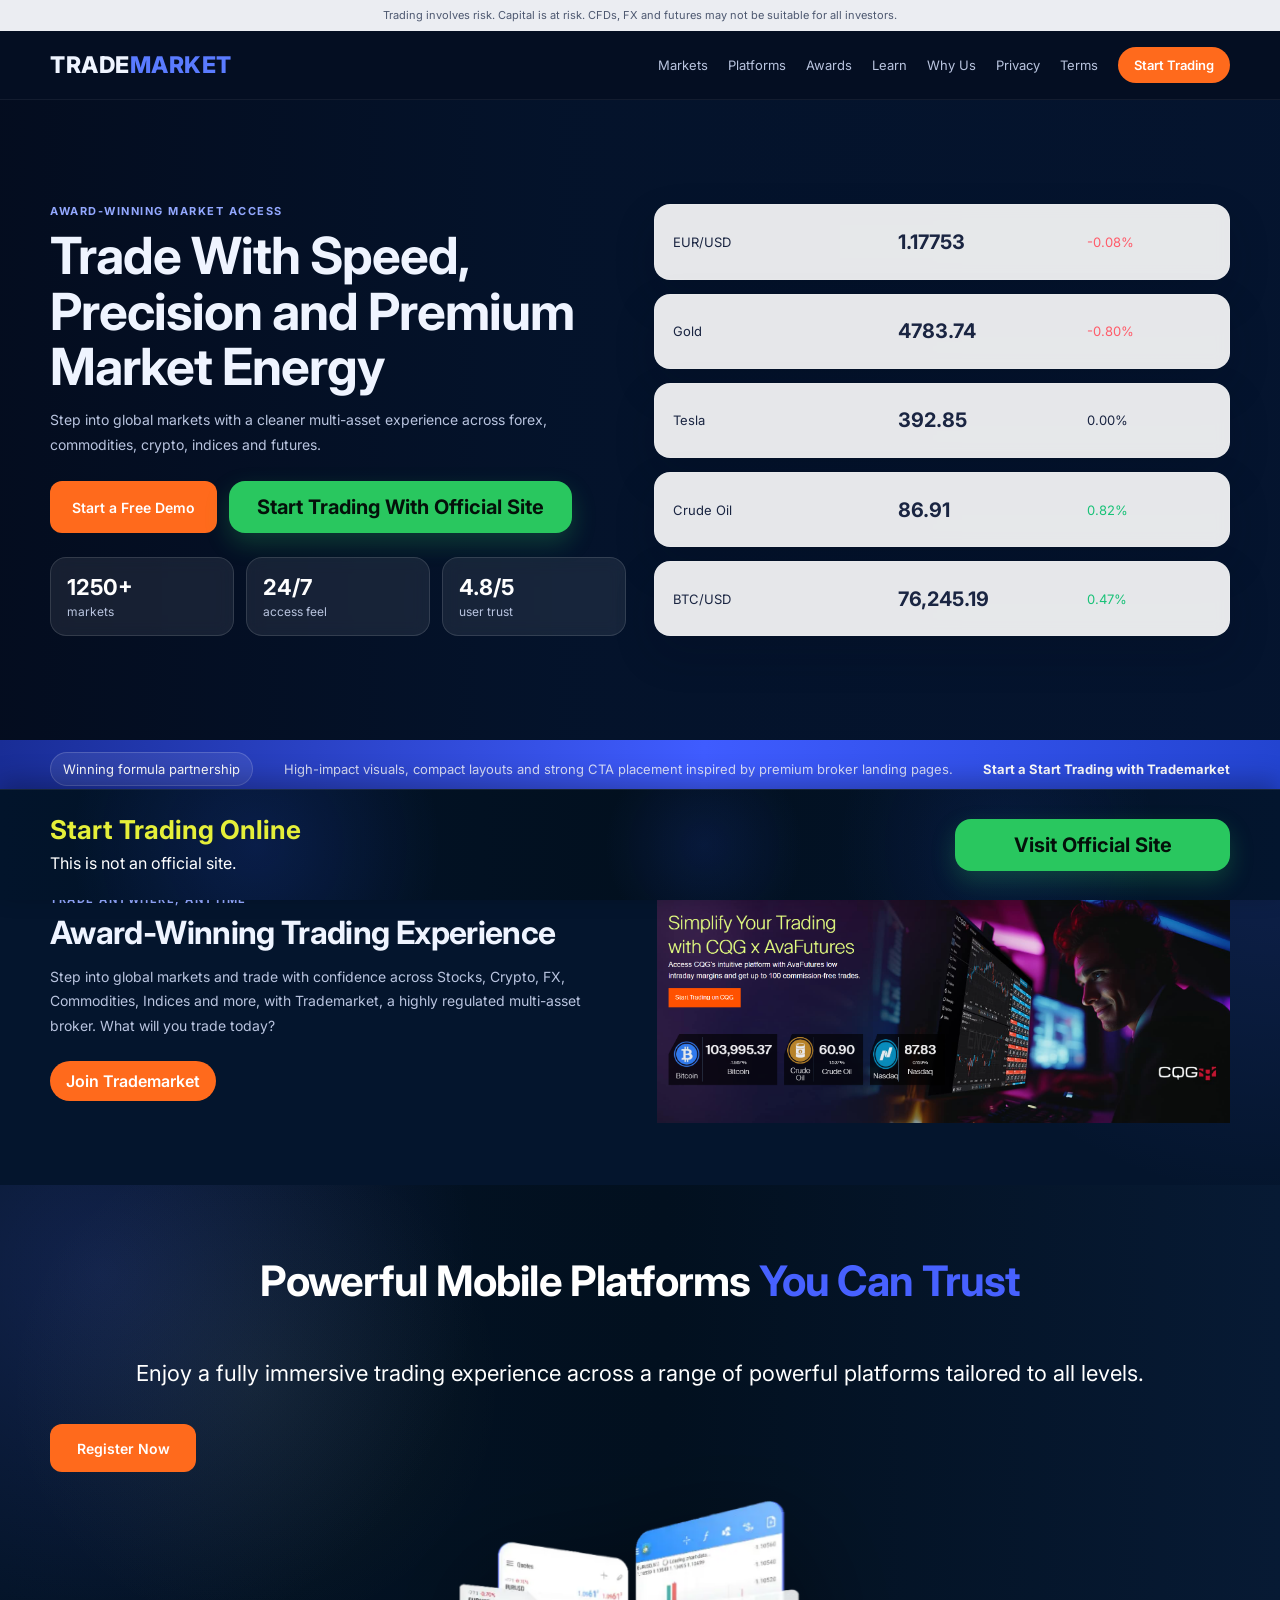
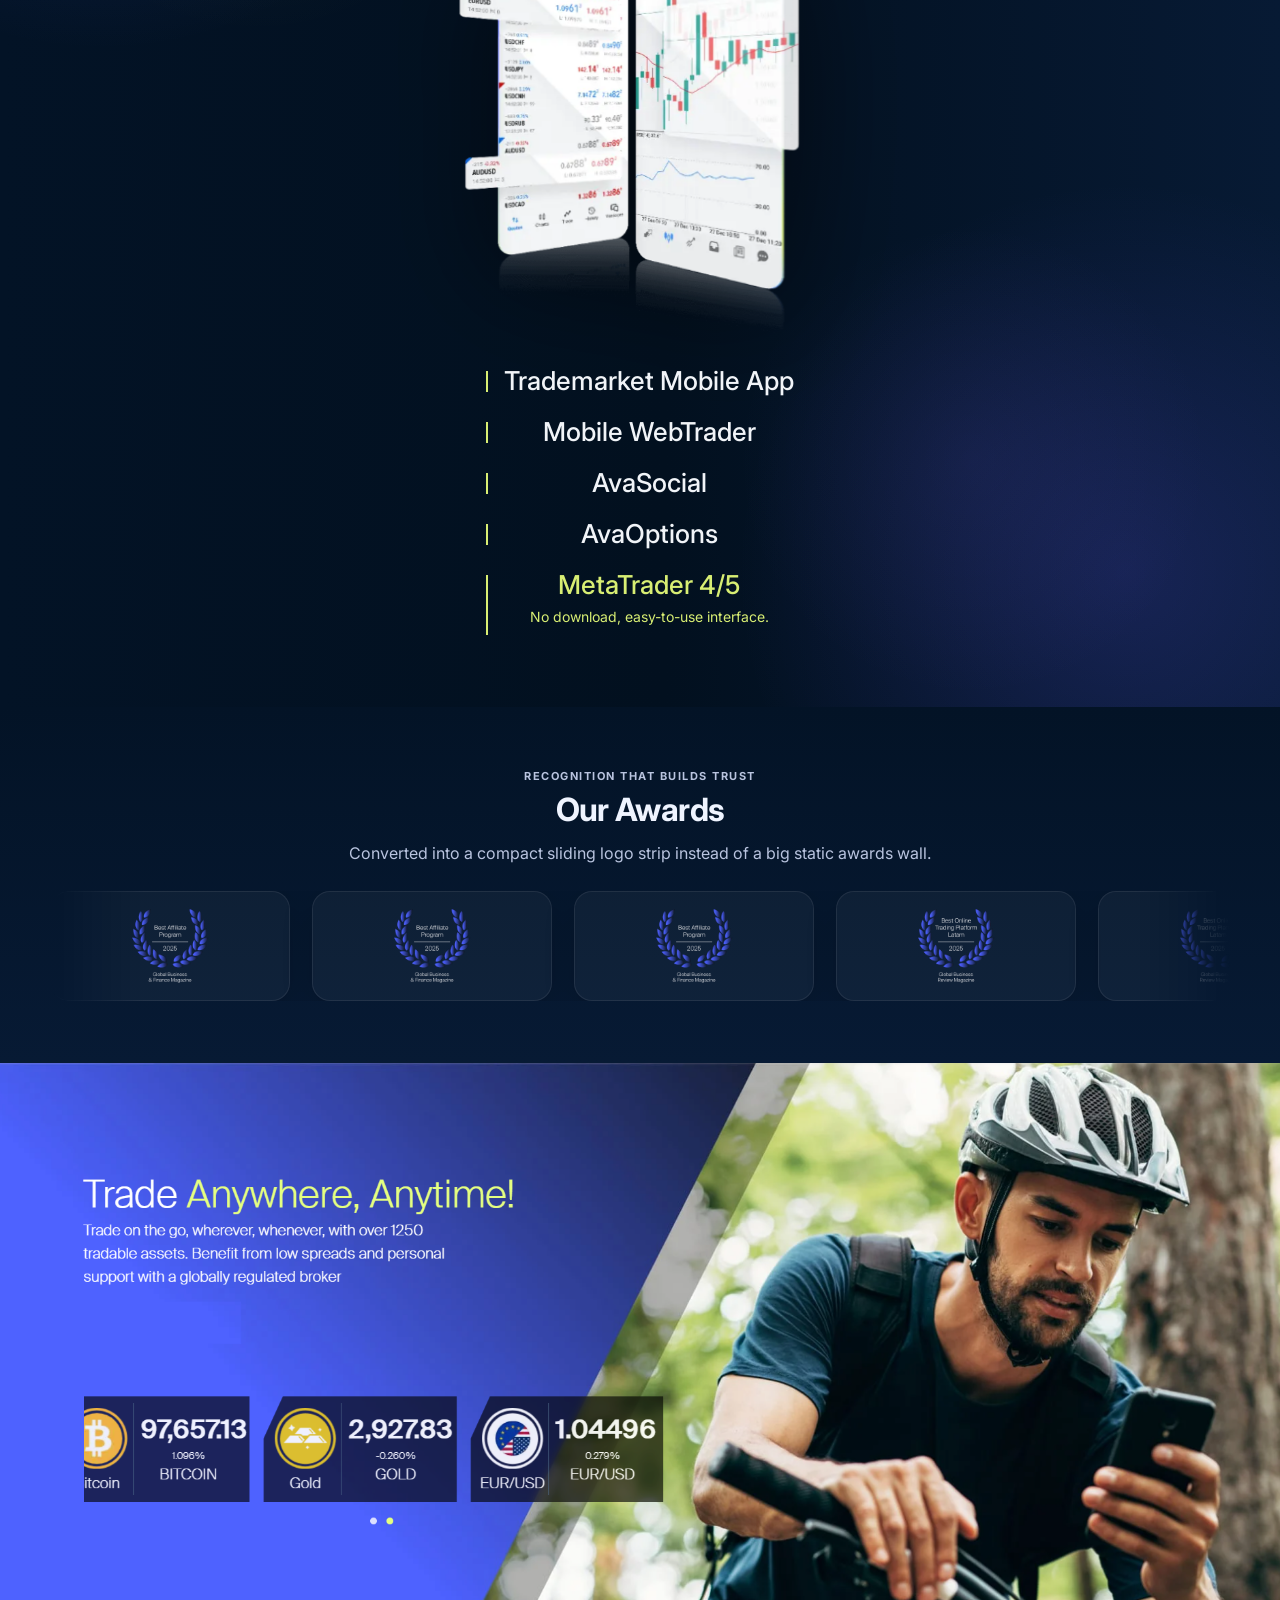
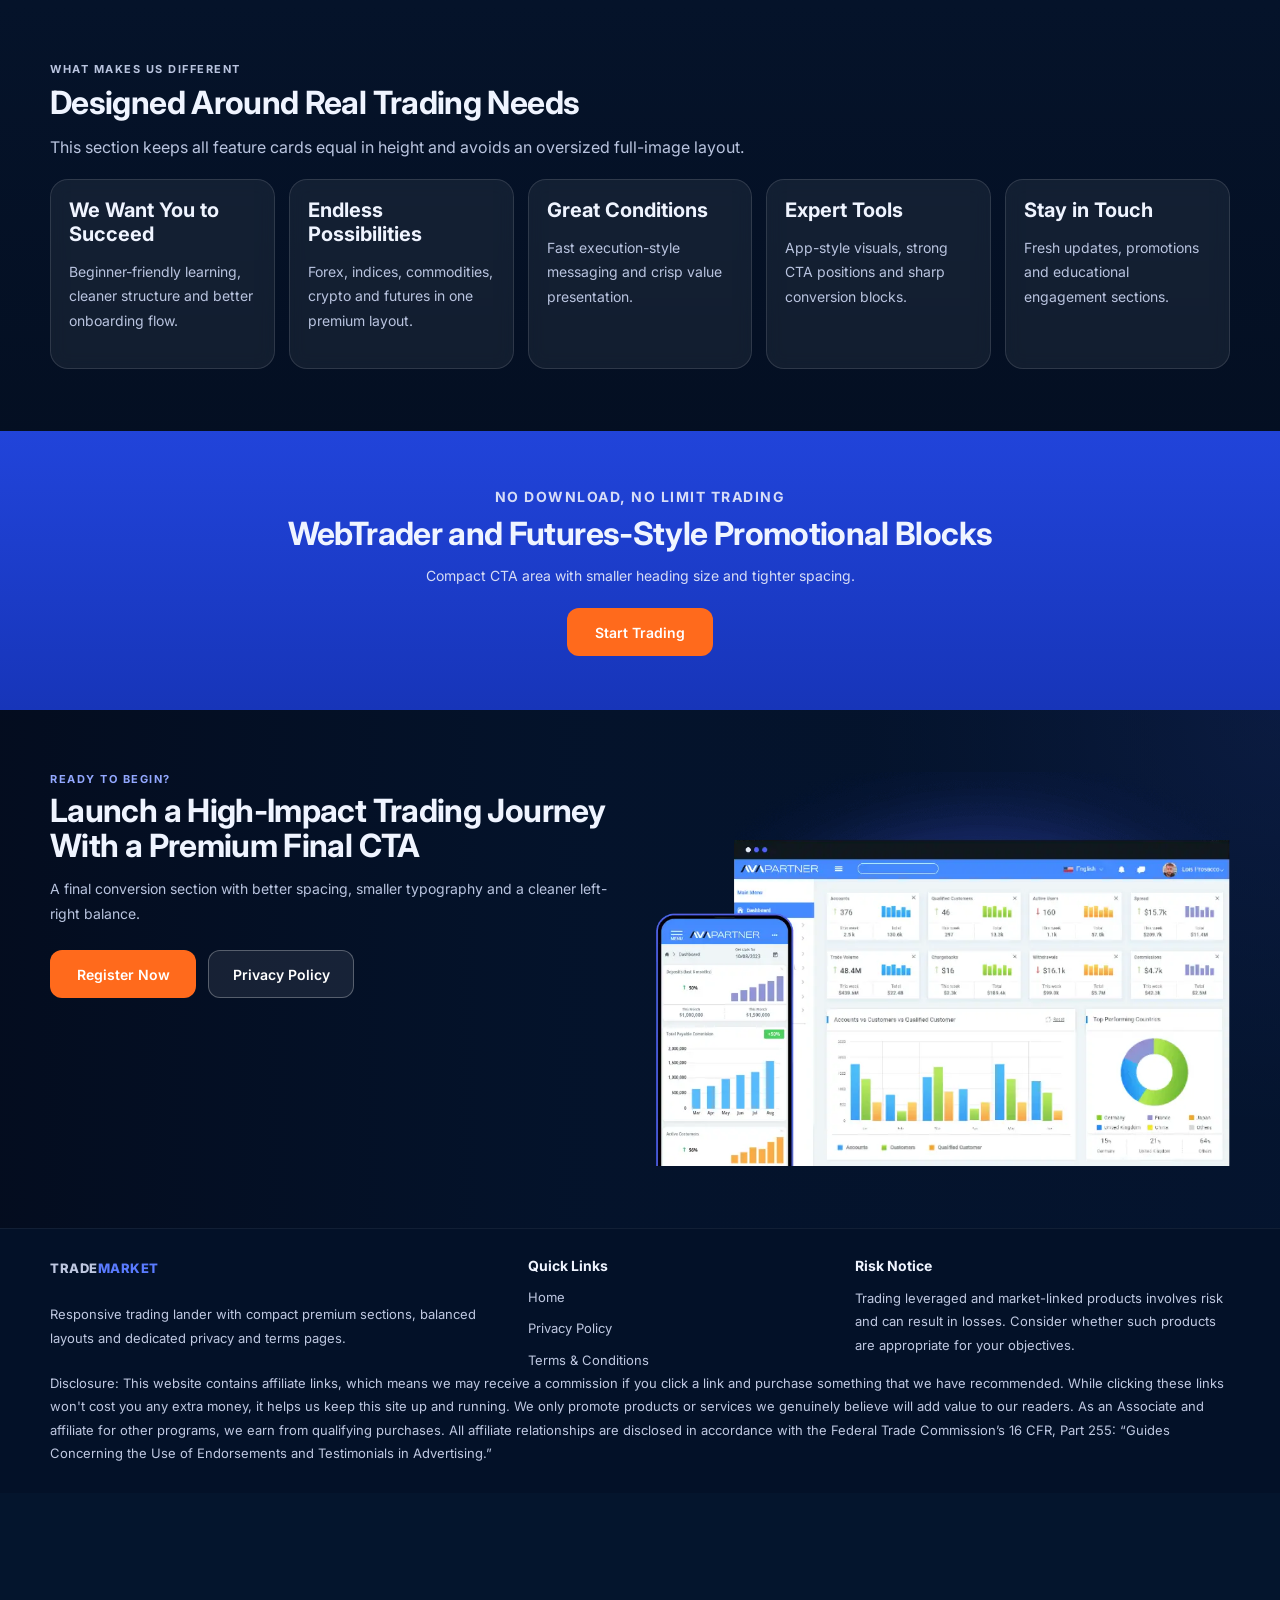
<file: index.html>
<!DOCTYPE html>
<html lang="en">
<head>
  <meta charset="UTF-8" />
  <meta name="viewport" content="width=device-width, initial-scale=1.0" />
  <title>Trademarket | Responsive Trading</title>
  <meta name="description" content="Compact responsive trading landing page with premium broker-style sections, privacy policy and terms page." />
  <link rel="preconnect" href="https://fonts.googleapis.com">
  <link rel="preconnect" href="https://fonts.gstatic.com" crossorigin>
  <link href="https://fonts.googleapis.com/css2?family=Inter:wght@400;500;600;700&display=swap" rel="stylesheet">
  <link rel="stylesheet" href="assets/style.css" />
</head>
<body>
  <div class="risk-bar">Trading involves risk. Capital is at risk. CFDs, FX and futures may not be suitable for all investors.</div>

  <header class="site-header" id="siteHeader">
    <div class="container nav-wrap">
      <a href="index.html" class="logo">TRADE<span>MARKET</span></a>
      <button class="nav-toggle" id="navToggle" aria-label="Toggle menu">
        <span></span><span></span><span></span>
      </button>
      <nav class="main-nav" id="mainNav">
        <a href="#markets">Markets</a>
        <a href="#platforms">Platforms</a>
        <a href="#awards">Awards</a>
        <a href="#learn">Learn</a>
        <a href="#why">Why Us</a>
        <a href="privacy.html">Privacy</a>
        <a href="terms.html">Terms</a>
        <a href="#final-cta" class="nav-cta">Start Trading</a>
      </nav>
    </div>
  </header>

  <main>
    <section class="hero compact-section">
      <div class="hero-bg"></div>
      <div class="hero-overlay"></div>
      <div class="container hero-grid">
        <div class="hero-copy">
          <p class="eyebrow">Award-winning market access</p>
          <h1>Trade With Speed, Precision and Premium Market Energy</h1>
          <p class="lead">Step into global markets with a cleaner multi-asset experience across forex, commodities, crypto, indices and futures.</p>
          <div class="hero-actions">
            <a href="#final-cta" class="btn btn-primary">Start a Free Demo</a>
            <a href="#platforms" class="bottom-sticky-btn">Start Trading With Official Site</a>
          </div>
          <div class="metric-row">
            <div class="metric-card"><strong>1250+</strong><span>markets</span></div>
            <div class="metric-card"><strong>24/7</strong><span>access feel</span></div>
            <div class="metric-card"><strong>4.8/5</strong><span>user trust</span></div>
          </div>
        </div>
        <div class="hero-panel">
          <div class="ticker-card"><span>EUR/USD</span><strong>1.17753</strong><em class="down">-0.08%</em></div>
          <div class="ticker-card"><span>Gold</span><strong>4783.74</strong><em class="down">-0.80%</em></div>
          <div class="ticker-card"><span>Tesla</span><strong>392.85</strong><em>0.00%</em></div>
          <div class="ticker-card"><span>Crude Oil</span><strong>86.91</strong><em class="up">0.82%</em></div>
          <div class="ticker-card"><span>BTC/USD</span><strong>76,245.19</strong><em class="up">0.47%</em></div>
        </div>
      </div>
    </section>

    <section class="promo-strip">
      <div class="container promo-strip-inner">
        <div class="promo-badge">Winning formula partnership</div>
        <p>High-impact visuals, compact layouts and strong CTA placement inspired by premium broker landing pages.</p>
        <a href="#final-cta">Start a Start Trading with Trademarket</a>
      </div>
    </section>

   <section class="compact-section dark-section" id="markets">
  <div class="container split-grid equal-grid market-section-fixed">
    <div class="text-col">
      <p class="eyebrow">Trade anywhere, anytime</p>
      <h2>Award-Winning Trading Experience</h2>
      <p class="section-text">
        Step into global markets and trade with confidence across Stocks, Crypto, FX,
        Commodities, Indices and more, with Trademarket, a highly regulated multi-asset
        broker. What will you trade today?
      </p>
      <a href="#final-cta" class="nav-cta">Join Trademarket</a>
    </div>

    <div class="visual-col">
      <div class="">
        <img src="./assets/image (25) (1).png" alt="Trading platform visual" />
      </div>
    </div>
  </div>
</section>

  <section class="compact-section platform-section exact-platform" id="platforms">
  <div class="container">
    <div class="exact-platform-head">
      <h2>Powerful Mobile Platforms <span>You Can Trust</span></h2>
    </div>

    <div class="exact-platform-grid">

      <!-- LEFT -->
      <div class="exact-platform-left">
        <p>
          Enjoy a fully immersive
          trading experience across
          a range of powerful platforms
          tailored to all levels.
        </p>

        <div class="exact-store-row">
         <a href="#final-cta" class="btn btn-primary">Register Now</a>
        </div>
      </div>

      <!-- CENTER (UPDATED IMAGE) -->
      <div class="exact-platform-center">
        <div class="platform-image-wrap">
          <img src="./assets/image-metatrader.webp" alt="Trading App UI" />
        </div>
      </div>

      <!-- RIGHT -->
      <div class="exact-platform-right">
        <div class="platform-link-item">
          <h3>Trademarket Mobile App</h3>
        </div>

        <div class="platform-link-item">
          <h3>Mobile WebTrader</h3>
        </div>

        <div class="platform-link-item">
          <h3>AvaSocial</h3>
        </div>

        <div class="platform-link-item">
          <h3>AvaOptions</h3>
        </div>

        <div class="platform-link-item active">
          <h3>MetaTrader 4/5</h3>
          <p>No download, easy-to-use interface.</p>
        </div>
      </div>

    </div>
  </div>
</section>

   <section class="compact-section awards-section" id="awards">
  <div class="container">
    <div class="section-head center light">
      <p class="eyebrow">Recognition that builds trust</p>
      <h2>Our Awards</h2>
      <p>Converted into a compact sliding logo strip instead of a big static awards wall.</p>
    </div>

    <div class="logo-slider">
      <div class="logo-track">
        <div class="award-card"><img src="./assets/img/award-2025-10 (1).webp" alt="Award 1" /></div>
        <div class="award-card"><img src="./assets/img/award-2025-10 (1).webp" alt="Award 2" /></div>
        <div class="award-card"><img src="./assets/img/award-2025-10.webp" alt="Award 3" /></div>
        <div class="award-card"><img src="./assets/img/award-2025-11 (1).webp" alt="Award 4" /></div>
        <div class="award-card"><img src="./assets/img/award-2025-11.webp" alt="Award 5" /></div>
        <div class="award-card"><img src="./assets/img/award-2025-4.webp" alt="Award 6" /></div>
        <div class="award-card"><img src="./assets/img/award-2025-5 (1).webp" alt="Award 7" /></div>
        <div class="award-card"><img src="./assets/img/award-2025-5.webp" alt="Award 8" /></div>
        <div class="award-card"><img src="./assets/img/award-2025-6 (1).webp" alt="Award 9" /></div>
        <div class="award-card"><img src="./assets/img/award-2025-6.webp" alt="Award 10" /></div>
        <div class="award-card"><img src="./assets/img/award-2025-7.webp" alt="Award 11" /></div>
        <div class="award-card"><img src="./assets/img/award-2025-8 (1).webp" alt="Award 12" /></div>
        <div class="award-card"><img src="./assets/img/award-2025-8.webp" alt="Award 13" /></div>

        <!-- duplicate for smooth infinite slider -->
        <div class="award-card"><img src="./assets/img/award-2025-10 (1).webp" alt="Award 1" /></div>
        <div class="award-card"><img src="./assets/img/award-2025-10 (1).webp" alt="Award 2" /></div>
        <div class="award-card"><img src="./assets/img/award-2025-10.webp" alt="Award 3" /></div>
        <div class="award-card"><img src="./assets/img/award-2025-11 (1).webp" alt="Award 4" /></div>
        <div class="award-card"><img src="./assets/img/award-2025-11.webp" alt="Award 5" /></div>
        <div class="award-card"><img src="./assets/img/award-2025-4.webp" alt="Award 6" /></div>
        <div class="award-card"><img src="./assets/img/award-2025-5 (1).webp" alt="Award 7" /></div>
        <div class="award-card"><img src="./assets/img/award-2025-5.webp" alt="Award 8" /></div>
        <div class="award-card"><img src="./assets/img/award-2025-6 (1).webp" alt="Award 9" /></div>
        <div class="award-card"><img src="./assets/img/award-2025-6.webp" alt="Award 10" /></div>
        <div class="award-card"><img src="./assets/img/award-2025-7.webp" alt="Award 11" /></div>
        <div class="award-card"><img src="./assets/img/award-2025-8 (1).webp" alt="Award 12" /></div>
        <div class="award-card"><img src="./assets/img/award-2025-8.webp" alt="Award 13" /></div>
      </div>
    </div>
  </div>
</section>

    <section class="compact-section light-section" id="learn" style="padding: 0px 0;">
            <img src="./assets/image (26) (1).png" alt="Learning and training workspace" />
    </section>

    <section class="compact-section why-section" id="why">
      <div class="container">
        <div class="section-head light left">
          <p class="eyebrow">What makes us different</p>
          <h2>Designed Around Real Trading Needs</h2>
          <p>This section keeps all feature cards equal in height and avoids an oversized full-image layout.</p>
        </div>
        <div class="feature-grid">
          <article class="feature-card"><h3>We Want You to Succeed</h3><p>Beginner-friendly learning, cleaner structure and better onboarding flow.</p></article>
          <article class="feature-card"><h3>Endless Possibilities</h3><p>Forex, indices, commodities, crypto and futures in one premium layout.</p></article>
          <article class="feature-card"><h3>Great Conditions</h3><p>Fast execution-style messaging and crisp value presentation.</p></article>
          <article class="feature-card"><h3>Expert Tools</h3><p>App-style visuals, strong CTA positions and sharp conversion blocks.</p></article>
          <article class="feature-card"><h3>Stay in Touch</h3><p>Fresh updates, promotions and educational engagement sections.</p></article>
        </div>
      </div>
    </section>

    <section class="cta-band">
      <div class="container cta-band-inner">
        <p class="eyebrow">No download, no limit trading</p>
        <h2>WebTrader and Futures-Style Promotional Blocks</h2>
        <p>Compact CTA area with smaller heading size and tighter spacing.</p>
        <a href="#final-cta" class="btn btn-primary">Start Trading</a>
      </div>
    </section>

    <section class="compact-section final-cta" id="final-cta">
      <div class="final-bg"></div>
      <div class="final-overlay"></div>
      <div class="container split-grid equal-grid final-grid">
        <div class="text-col final-copy">
          <p class="eyebrow">Ready to begin?</p>
          <h2 style="font-size: 32px;">Launch a High-Impact Trading Journey With a Premium Final CTA</h2>
          <p class="section-text">A final conversion section with better spacing, smaller typography and a cleaner left-right balance.</p>
          <div class="hero-actions">
            <a href="#" class="btn btn-primary">Register Now</a>
            <a href="privacy.html" class="btn btn-secondary light-outline">Privacy Policy</a>
          </div>
        </div>
        <div class="visual-col">
          <div class="">
            <img src="./assets/partner-img.webp" alt="Performance racing inspired visual" />
          </div>
        </div>
      </div>
    </section>
  </main>

  <footer class="site-footer">
    <div class="container footer-grid">
      <div>
        <a href="index.html" class="logo footer-logo">TRADE<span>MARKET</span></a>
        <p>Responsive trading lander with compact premium sections, balanced layouts and dedicated privacy and terms pages.</p>
      </div>
      <div>
        <h4>Quick Links</h4>
        <ul>
          <li><a href="index.html">Home</a></li>
          <li><a href="privacy.html">Privacy Policy</a></li>
          <li><a href="terms.html">Terms & Conditions</a></li>
        </ul>
      </div>
      <div>
        <h4>Risk Notice</h4>
        <p>Trading leveraged and market-linked products involves risk and can result in losses. Consider whether such products are appropriate for your objectives.</p>
      </div>
    </div>
    <p class="container ">Disclosure: This website contains affiliate links, which means we may receive a commission if you click a link and purchase something that we have recommended. While clicking these links won't cost you any extra money, it helps us keep this site up and running. We only promote products or services we genuinely believe will add value to our readers.
 
As an Associate and affiliate for other programs, we earn from qualifying purchases. All affiliate relationships are disclosed in accordance with the Federal Trade Commission’s 16 CFR, Part 255: “Guides Concerning the Use of Endorsements and Testimonials in Advertising.”</p>
  </footer>

  <div class="bottom-sticky-bar">
  <div class="container bottom-sticky-inner">
    <div class="bottom-sticky-text">
      <h3>Start Trading Online</h3>
      <p>This is not an official site.</p>
    </div>
    <a href="#final-cta" class="bottom-sticky-btn">Visit Official Site</a>
  </div>
</div>

  <script src="assets/script.js"></script>
</body>
</html>
</file>
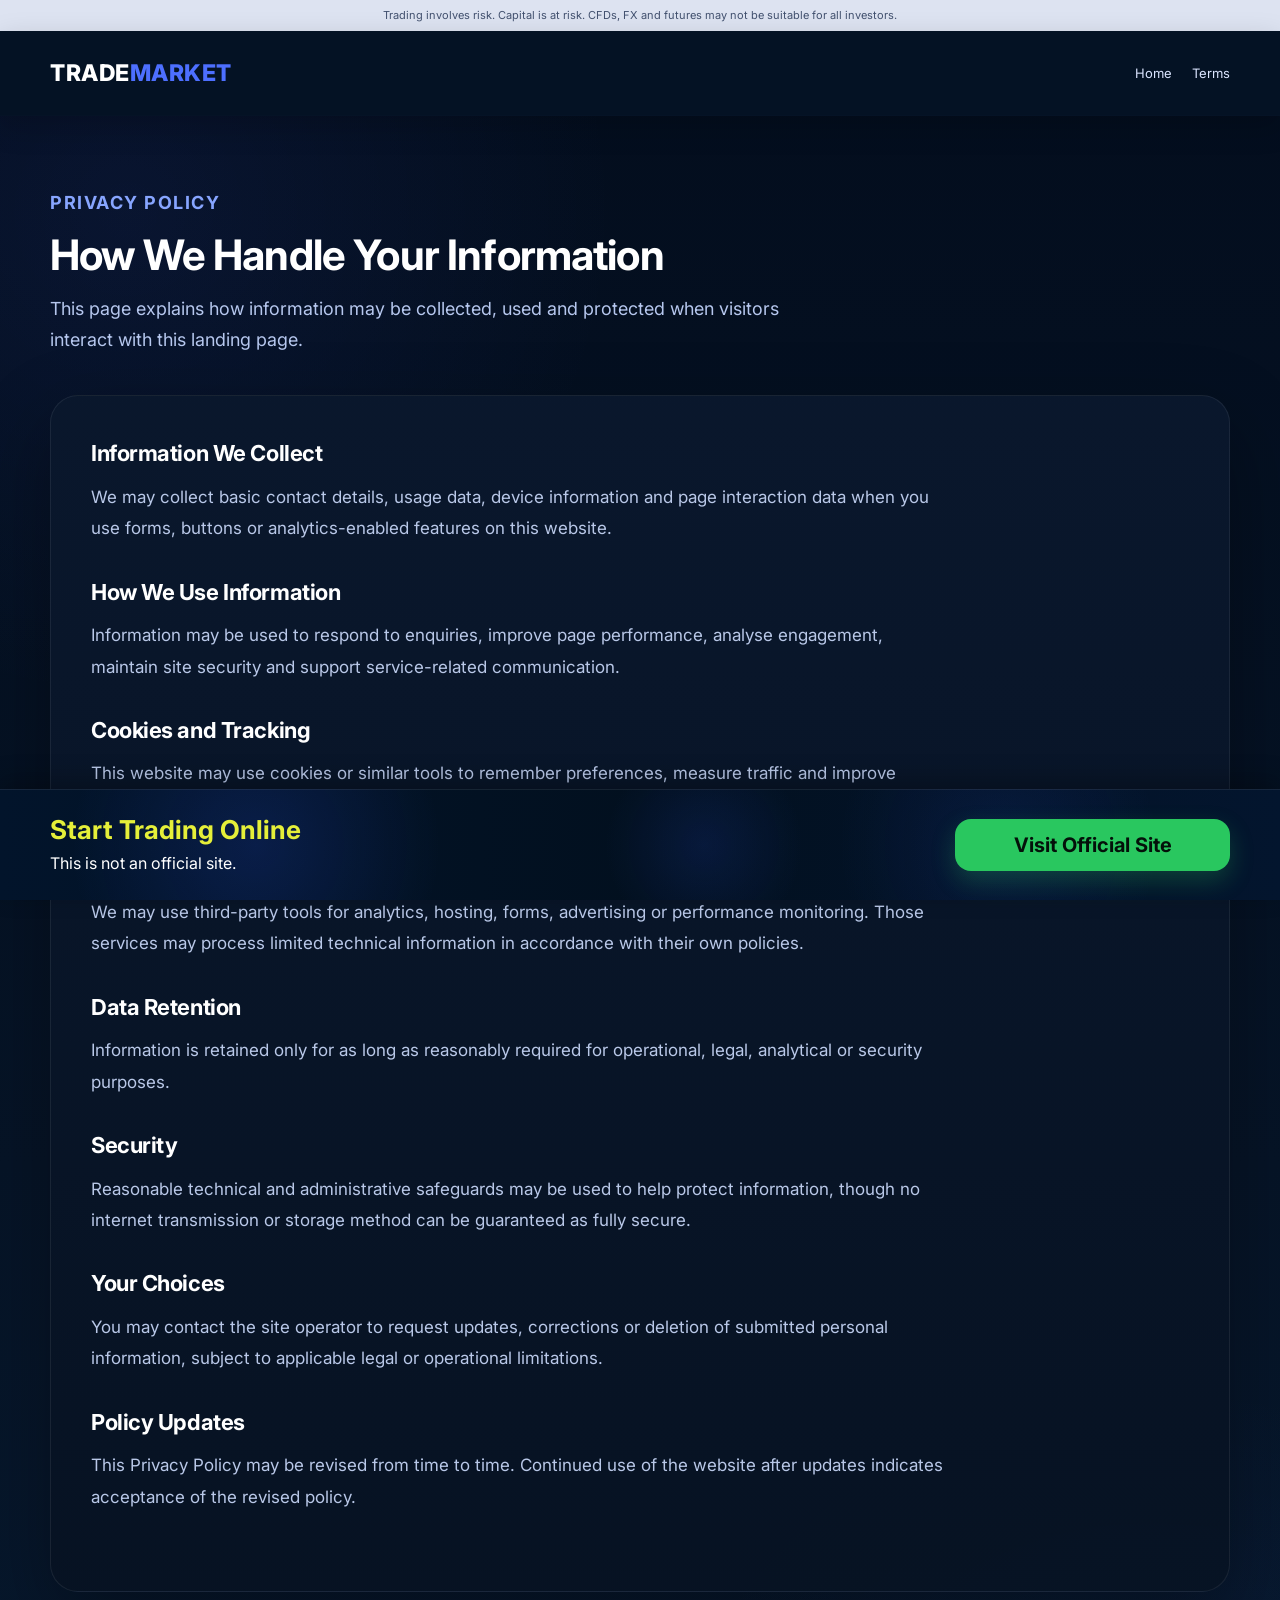
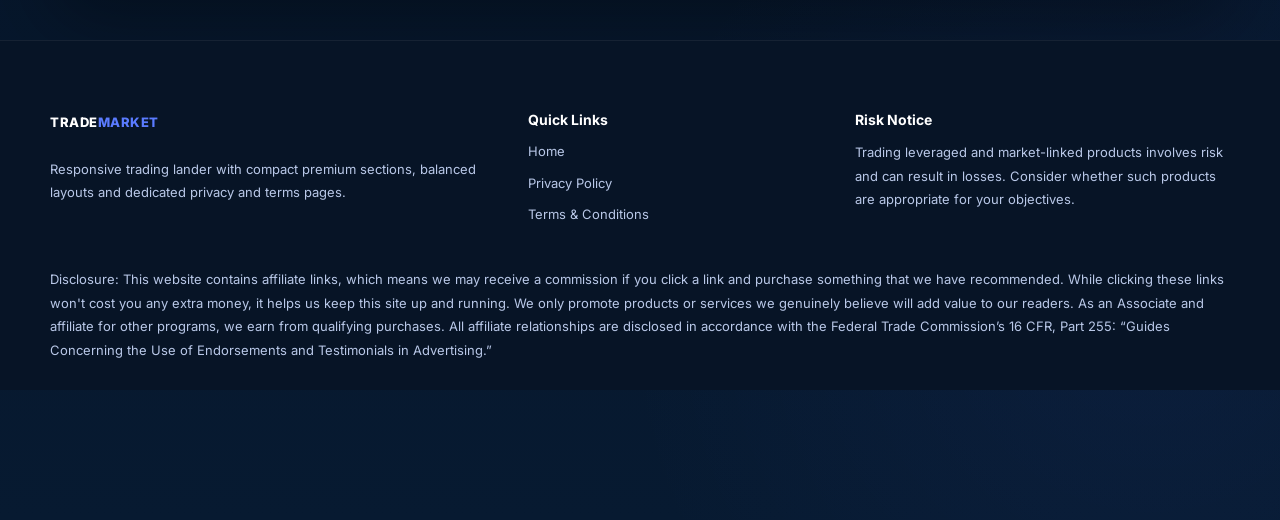
<file: privacy.html>
<!DOCTYPE html>
<html lang="en">
<head>
  <meta charset="UTF-8" />
  <meta name="viewport" content="width=device-width, initial-scale=1.0" />
  <title>Privacy Policy | TRADEMARKET</title>
  <meta name="description" content="Privacy Policy for the TradeEdge trading landing page." />
  <link rel="preconnect" href="https://fonts.googleapis.com">
  <link rel="preconnect" href="https://fonts.gstatic.com" crossorigin>
  <link href="https://fonts.googleapis.com/css2?family=Inter:wght@400;500;600;700&display=swap" rel="stylesheet">
  <link rel="stylesheet" href="assets/style.css" />

  <style>
    /* ===== LEGAL DARK THEME ===== */
.legal-page-body.legal-dark {
  background:
    radial-gradient(circle at 10% 10%, rgba(73, 97, 255, 0.08), transparent 22%),
    radial-gradient(circle at 90% 90%, rgba(80, 110, 255, 0.06), transparent 24%),
    linear-gradient(180deg, #030d1d 0%, #061427 55%, #071a31 100%);
  color: #dbe5ff;
}

.legal-header-dark {
  background: rgba(5, 18, 38, 0.86);
  backdrop-filter: blur(10px);
  border-bottom: 1px solid rgba(255, 255, 255, 0.06);
}

.legal-header-dark .nav-wrap {
  min-height: 84px;
}

.legal-header-dark .logo {
  color: #ffffff;
}

.legal-header-dark .main-nav a {
  color: #d9e3ff;
}

.legal-header-dark .main-nav a:hover {
  color: #ffffff;
}

.legal-hero-dark {
  padding: 72px 0 28px;
  background: transparent;
}

.legal-hero-dark .eyebrow {
  color: #87a5ff;
  margin-bottom: 12px;
}

.legal-hero-dark h1 {
  margin: 0 0 16px;
  color: #ffffff;
  font-size: 42px;
  line-height: 1.12;
  font-weight: 700;
}

.legal-hero-dark p {
  max-width: 760px;
  color: #b6c7ee;
  font-size: 18px;
  line-height: 1.7;
  margin: 0;
}

.legal-content-wrap {
  padding: 12px 0 48px;
}

.legal-content-dark {
  max-width: 1260px;
  margin: 0 auto;
  background:
    linear-gradient(180deg, rgba(10, 24, 45, 0.96) 0%, rgba(7, 19, 35, 0.96) 100%);
  border: 1px solid rgba(255, 255, 255, 0.07);
  border-radius: 28px;
  box-shadow: 0 30px 80px rgba(0, 0, 0, 0.32);
  padding: 44px 40px;
}

.legal-content-dark article h2 {
  margin: 0 0 14px;
  color: #ffffff;
  font-size: 22px;
  line-height: 1.25;
  font-weight: 700;
}

.legal-content-dark article p {
  margin: 0 0 34px;
  color: #b9c8e8;
  font-size: 17px;
  line-height: 1.85;
}

.legal-content-dark article h2:not(:first-child) {
  margin-top: 8px;
}

.legal-footer-dark {
  background: rgba(7, 18, 35, 0.9);
  border-top: 1px solid rgba(255, 255, 255, 0.06);
}

.legal-footer-dark .footer-grid {
  padding-top: 42px;
  padding-bottom: 42px;
}

.legal-footer-dark h4,
.legal-footer-dark .logo,
.legal-footer-dark .footer-logo,
.legal-footer-dark a {
  color: #ffffff;
}

.legal-footer-dark p,
.legal-footer-dark li,
.legal-footer-dark ul li a {
  color: #b9c8e8;
}

.legal-footer-dark ul li a:hover {
  color: #ffffff;
}

@media (max-width: 991px) {
  .legal-hero-dark {
    padding: 56px 0 20px;
  }

  .legal-hero-dark h1 {
    font-size: 34px;
  }

  .legal-content-dark {
    padding: 32px 24px;
    border-radius: 22px;
  }

  .legal-content-dark article h2 {
    font-size: 20px;
  }

  .legal-content-dark article p {
    font-size: 16px;
    line-height: 1.75;
    margin-bottom: 28px;
  }
}

@media (max-width: 767px) {
  .legal-header-dark .nav-wrap {
    min-height: 72px;
  }

  .legal-hero-dark h1 {
    font-size: 28px;
  }

  .legal-hero-dark p {
    font-size: 16px;
    line-height: 1.7;
  }

  .legal-content-wrap {
    padding: 8px 0 36px;
  }

  .legal-content-dark {
    padding: 24px 18px;
    border-radius: 18px;
  }

  .legal-content-dark article h2 {
    font-size: 18px;
  }

  .legal-content-dark article p {
    font-size: 15px;
    line-height: 1.7;
    margin-bottom: 24px;
  }
}

    /* ===== LEGAL HEADER DARK ===== */
.legal-header,
.legal-header-dark {
  background: #041224 !important;
  border-bottom: 1px solid rgba(255, 255, 255, 0.06);
  box-shadow: 0 10px 30px rgba(0, 0, 0, 0.18);
}

.legal-header .logo,
.legal-header-dark .logo {
  color: #ffffff !important;
}

.legal-header .logo span,
.legal-header-dark .logo span {
  color: #4d6fff !important;
}

.legal-header .main-nav a,
.legal-header-dark .main-nav a,
.legal-header .legal-nav a,
.legal-header-dark .legal-nav a {
  color: #dbe5ff !important;
}

.legal-header .main-nav a:hover,
.legal-header-dark .main-nav a:hover,
.legal-header .legal-nav a:hover,
.legal-header-dark .legal-nav a:hover {
  color: #ffffff !important;
}

/* ===== LEGAL FOOTER DARK ===== */
.site-footer,
.legal-footer-dark {
  background: #071426 !important;
  border-top: 1px solid rgba(255, 255, 255, 0.06);
}

.site-footer .footer-grid,
.legal-footer-dark .footer-grid {
  padding-top: 42px;
  padding-bottom: 42px;
}

.site-footer h4,
.legal-footer-dark h4,
.site-footer .logo,
.legal-footer-dark .logo,
.site-footer .footer-logo,
.legal-footer-dark .footer-logo {
  color: #ffffff !important;
}

.site-footer p,
.legal-footer-dark p,
.site-footer li,
.legal-footer-dark li,
.site-footer ul li a,
.legal-footer-dark ul li a {
  color: #b9c8e8 !important;
}

.site-footer ul li a:hover,
.legal-footer-dark ul li a:hover {
  color: #ffffff !important;
}
    </style>
</head>
<body class="legal-page-body legal-dark">
  <div class="risk-bar">Trading involves risk. Capital is at risk. CFDs, FX and futures may not be suitable for all investors.</div>

  <header class="site-header legal-header legal-header-dark">
    <div class="container nav-wrap">
      <a href="index.html" class="logo">TRADE<span>MARKET</span></a>
      <nav class="main-nav legal-nav">
        <a href="index.html">Home</a>
        <a href="terms.html">Terms</a>
      </nav>
    </div>
  </header>

  <main class="legal-main">
    <section class="legal-hero legal-hero-dark">
      <div class="container">
        <p class="eyebrow">Privacy Policy</p>
        <h1>How We Handle Your Information</h1>
        <p>This page explains how information may be collected, used and protected when visitors interact with this landing page.</p>
      </div>
    </section>

    <section class="legal-content-wrap">
      <div class="container legal-content legal-content-dark">
        <article>
          <h2>Information We Collect</h2>
          <p>We may collect basic contact details, usage data, device information and page interaction data when you use forms, buttons or analytics-enabled features on this website.</p>

          <h2>How We Use Information</h2>
          <p>Information may be used to respond to enquiries, improve page performance, analyse engagement, maintain site security and support service-related communication.</p>

          <h2>Cookies and Tracking</h2>
          <p>This website may use cookies or similar tools to remember preferences, measure traffic and improve campaign performance. You can manage cookies through your browser settings.</p>

          <h2>Third-Party Services</h2>
          <p>We may use third-party tools for analytics, hosting, forms, advertising or performance monitoring. Those services may process limited technical information in accordance with their own policies.</p>

          <h2>Data Retention</h2>
          <p>Information is retained only for as long as reasonably required for operational, legal, analytical or security purposes.</p>

          <h2>Security</h2>
          <p>Reasonable technical and administrative safeguards may be used to help protect information, though no internet transmission or storage method can be guaranteed as fully secure.</p>

          <h2>Your Choices</h2>
          <p>You may contact the site operator to request updates, corrections or deletion of submitted personal information, subject to applicable legal or operational limitations.</p>

          <h2>Policy Updates</h2>
          <p>This Privacy Policy may be revised from time to time. Continued use of the website after updates indicates acceptance of the revised policy.</p>
        </article>
      </div>
    </section>
  </main>

<footer class="site-footer">
    <div class="container footer-grid">
      <div>
        <a href="index.html" class="logo footer-logo">TRADE<span>MARKET</span></a>
        <p>Responsive trading lander with compact premium sections, balanced layouts and dedicated privacy and terms pages.</p>
      </div>
      <div>
        <h4>Quick Links</h4>
        <ul>
          <li><a href="index.html">Home</a></li>
          <li><a href="privacy.html">Privacy Policy</a></li>
          <li><a href="terms.html">Terms & Conditions</a></li>
        </ul>
      </div>
      <div>
        <h4>Risk Notice</h4>
        <p>Trading leveraged and market-linked products involves risk and can result in losses. Consider whether such products are appropriate for your objectives.</p>
      </div>
    </div>
    <p class="container ">Disclosure: This website contains affiliate links, which means we may receive a commission if you click a link and purchase something that we have recommended. While clicking these links won't cost you any extra money, it helps us keep this site up and running. We only promote products or services we genuinely believe will add value to our readers.
 
As an Associate and affiliate for other programs, we earn from qualifying purchases. All affiliate relationships are disclosed in accordance with the Federal Trade Commission’s 16 CFR, Part 255: “Guides Concerning the Use of Endorsements and Testimonials in Advertising.”</p>
  </footer>

  <div class="bottom-sticky-bar">
  <div class="container bottom-sticky-inner">
    <div class="bottom-sticky-text">
      <h3>Start Trading Online</h3>
      <p>This is not an official site.</p>
    </div>
    <a href="#final-cta" class="bottom-sticky-btn">Visit Official Site</a>
  </div>
</div>
</body>
</html>
</file>
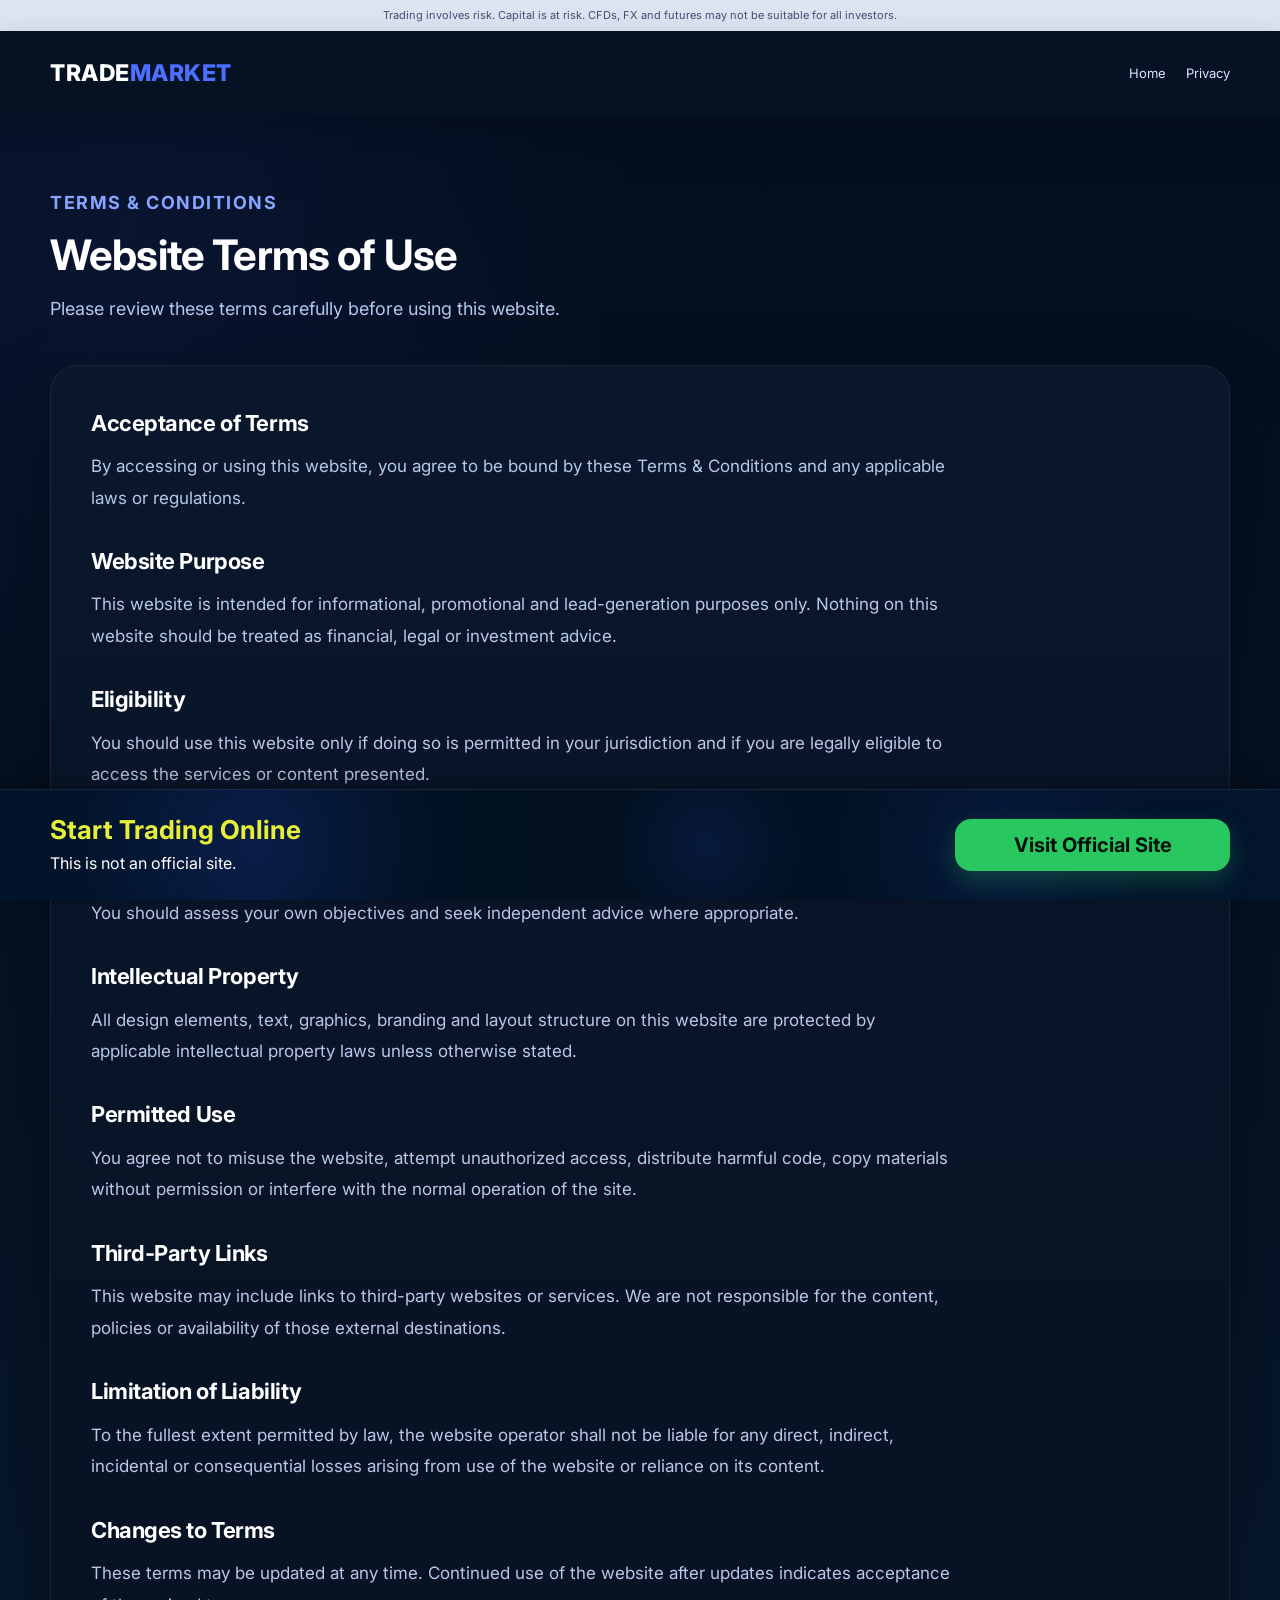
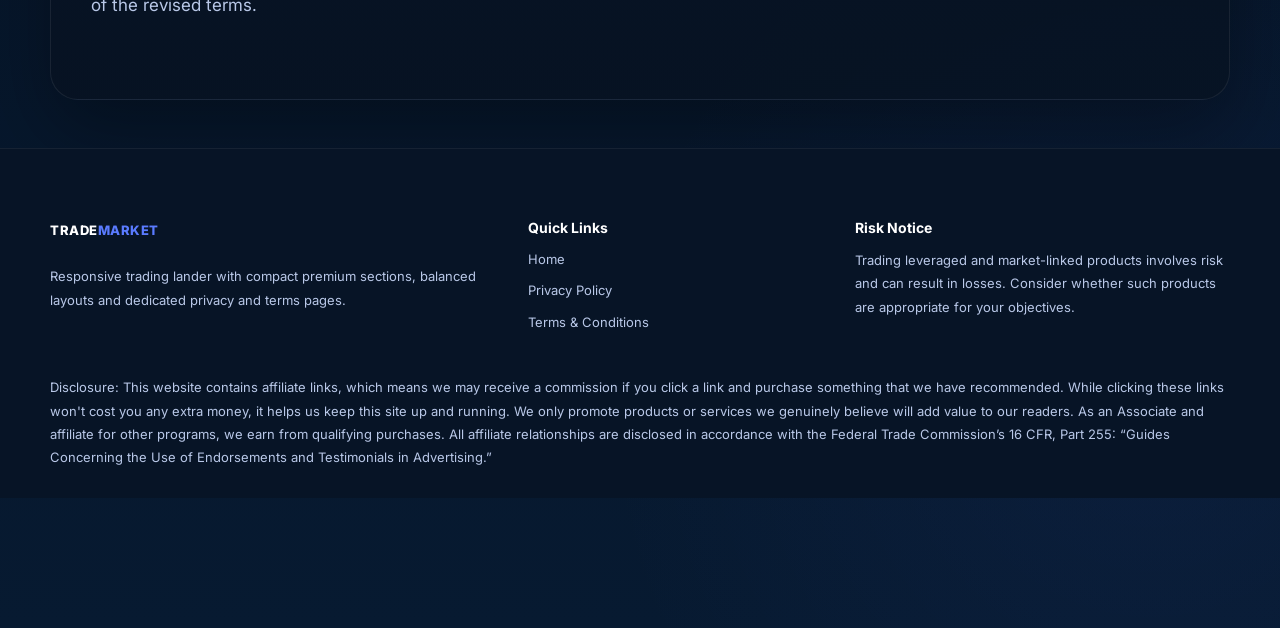
<file: terms.html>
<!DOCTYPE html>
<html lang="en">
<head>
  <meta charset="UTF-8" />
  <meta name="viewport" content="width=device-width, initial-scale=1.0" />
  <title>Terms & Conditions | TRADEMARKET</title>
  <meta name="description" content="Terms and Conditions for the TradeEdge trading landing page." />
  <link rel="preconnect" href="https://fonts.googleapis.com">
  <link rel="preconnect" href="https://fonts.gstatic.com" crossorigin>
  <link href="https://fonts.googleapis.com/css2?family=Inter:wght@400;500;600;700&display=swap" rel="stylesheet">
  <link rel="stylesheet" href="assets/style.css" />

  <style>
    /* ===== LEGAL DARK THEME ===== */
.legal-page-body.legal-dark {
  background:
    radial-gradient(circle at 10% 10%, rgba(73, 97, 255, 0.08), transparent 22%),
    radial-gradient(circle at 90% 90%, rgba(80, 110, 255, 0.06), transparent 24%),
    linear-gradient(180deg, #030d1d 0%, #061427 55%, #071a31 100%);
  color: #dbe5ff;
}

.legal-header-dark {
  background: rgba(5, 18, 38, 0.86);
  backdrop-filter: blur(10px);
  border-bottom: 1px solid rgba(255, 255, 255, 0.06);
}

.legal-header-dark .nav-wrap {
  min-height: 84px;
}

.legal-header-dark .logo {
  color: #ffffff;
}

.legal-header-dark .main-nav a {
  color: #d9e3ff;
}

.legal-header-dark .main-nav a:hover {
  color: #ffffff;
}

.legal-hero-dark {
  padding: 72px 0 28px;
  background: transparent;
}

.legal-hero-dark .eyebrow {
  color: #87a5ff;
  margin-bottom: 12px;
}

.legal-hero-dark h1 {
  margin: 0 0 16px;
  color: #ffffff;
  font-size: 42px;
  line-height: 1.12;
  font-weight: 700;
}

.legal-hero-dark p {
  max-width: 760px;
  color: #b6c7ee;
  font-size: 18px;
  line-height: 1.7;
  margin: 0;
}

.legal-content-wrap {
  padding: 12px 0 48px;
}

.legal-content-dark {
  max-width: 1260px;
  margin: 0 auto;
  background:
    linear-gradient(180deg, rgba(10, 24, 45, 0.96) 0%, rgba(7, 19, 35, 0.96) 100%);
  border: 1px solid rgba(255, 255, 255, 0.07);
  border-radius: 28px;
  box-shadow: 0 30px 80px rgba(0, 0, 0, 0.32);
  padding: 44px 40px;
}

.legal-content-dark article h2 {
  margin: 0 0 14px;
  color: #ffffff;
  font-size: 22px;
  line-height: 1.25;
  font-weight: 700;
}

.legal-content-dark article p {
  margin: 0 0 34px;
  color: #b9c8e8;
  font-size: 17px;
  line-height: 1.85;
}

.legal-content-dark article h2:not(:first-child) {
  margin-top: 8px;
}

.legal-footer-dark {
  background: rgba(7, 18, 35, 0.9);
  border-top: 1px solid rgba(255, 255, 255, 0.06);
}

.legal-footer-dark .footer-grid {
  padding-top: 42px;
  padding-bottom: 42px;
}

.legal-footer-dark h4,
.legal-footer-dark .logo,
.legal-footer-dark .footer-logo,
.legal-footer-dark a {
  color: #ffffff;
}

.legal-footer-dark p,
.legal-footer-dark li,
.legal-footer-dark ul li a {
  color: #b9c8e8;
}

.legal-footer-dark ul li a:hover {
  color: #ffffff;
}

@media (max-width: 991px) {
  .legal-hero-dark {
    padding: 56px 0 20px;
  }

  .legal-hero-dark h1 {
    font-size: 34px;
  }

  .legal-content-dark {
    padding: 32px 24px;
    border-radius: 22px;
  }

  .legal-content-dark article h2 {
    font-size: 20px;
  }

  .legal-content-dark article p {
    font-size: 16px;
    line-height: 1.75;
    margin-bottom: 28px;
  }
}

@media (max-width: 767px) {
  .legal-header-dark .nav-wrap {
    min-height: 72px;
  }

  .legal-hero-dark h1 {
    font-size: 28px;
  }

  .legal-hero-dark p {
    font-size: 16px;
    line-height: 1.7;
  }

  .legal-content-wrap {
    padding: 8px 0 36px;
  }

  .legal-content-dark {
    padding: 24px 18px;
    border-radius: 18px;
  }

  .legal-content-dark article h2 {
    font-size: 18px;
  }

  .legal-content-dark article p {
    font-size: 15px;
    line-height: 1.7;
    margin-bottom: 24px;
  }
}

    /* ===== LEGAL HEADER DARK ===== */
.legal-header,
.legal-header-dark {
  background: #041224 !important;
  border-bottom: 1px solid rgba(255, 255, 255, 0.06);
  box-shadow: 0 10px 30px rgba(0, 0, 0, 0.18);
}

.legal-header .logo,
.legal-header-dark .logo {
  color: #ffffff !important;
}

.legal-header .logo span,
.legal-header-dark .logo span {
  color: #4d6fff !important;
}

.legal-header .main-nav a,
.legal-header-dark .main-nav a,
.legal-header .legal-nav a,
.legal-header-dark .legal-nav a {
  color: #dbe5ff !important;
}

.legal-header .main-nav a:hover,
.legal-header-dark .main-nav a:hover,
.legal-header .legal-nav a:hover,
.legal-header-dark .legal-nav a:hover {
  color: #ffffff !important;
}

/* ===== LEGAL FOOTER DARK ===== */
.site-footer,
.legal-footer-dark {
  background: #071426 !important;
  border-top: 1px solid rgba(255, 255, 255, 0.06);
}

.site-footer .footer-grid,
.legal-footer-dark .footer-grid {
  padding-top: 42px;
  padding-bottom: 42px;
}

.site-footer h4,
.legal-footer-dark h4,
.site-footer .logo,
.legal-footer-dark .logo,
.site-footer .footer-logo,
.legal-footer-dark .footer-logo {
  color: #ffffff !important;
}

.site-footer p,
.legal-footer-dark p,
.site-footer li,
.legal-footer-dark li,
.site-footer ul li a,
.legal-footer-dark ul li a {
  color: #b9c8e8 !important;
}

.site-footer ul li a:hover,
.legal-footer-dark ul li a:hover {
  color: #ffffff !important;
}
    </style>
</head>
<body class="legal-page-body legal-dark">
  <div class="risk-bar">Trading involves risk. Capital is at risk. CFDs, FX and futures may not be suitable for all investors.</div>

  <header class="site-header legal-header legal-header-dark">
    <div class="container nav-wrap">
      <a href="index.html" class="logo">TRADE<span>MARKET</span></a>
      <nav class="main-nav legal-nav">
        <a href="index.html">Home</a>
        <a href="privacy.html">Privacy</a>
      </nav>
    </div>
  </header>

  <main class="legal-main">
    <section class="legal-hero legal-hero-dark">
      <div class="container">
        <p class="eyebrow">Terms &amp; Conditions</p>
        <h1>Website Terms of Use</h1>
        <p>Please review these terms carefully before using this website.</p>
      </div>
    </section>

    <section class="legal-content-wrap">
      <div class="container legal-content legal-content-dark">
        <article>
          <h2>Acceptance of Terms</h2>
          <p>By accessing or using this website, you agree to be bound by these Terms &amp; Conditions and any applicable laws or regulations.</p>

          <h2>Website Purpose</h2>
          <p>This website is intended for informational, promotional and lead-generation purposes only. Nothing on this website should be treated as financial, legal or investment advice.</p>

          <h2>Eligibility</h2>
          <p>You should use this website only if doing so is permitted in your jurisdiction and if you are legally eligible to access the services or content presented.</p>

          <h2>Risk Disclosure</h2>
          <p>Trading and investment-related products may involve significant risk, including the possible loss of capital. You should assess your own objectives and seek independent advice where appropriate.</p>

          <h2>Intellectual Property</h2>
          <p>All design elements, text, graphics, branding and layout structure on this website are protected by applicable intellectual property laws unless otherwise stated.</p>

          <h2>Permitted Use</h2>
          <p>You agree not to misuse the website, attempt unauthorized access, distribute harmful code, copy materials without permission or interfere with the normal operation of the site.</p>

          <h2>Third-Party Links</h2>
          <p>This website may include links to third-party websites or services. We are not responsible for the content, policies or availability of those external destinations.</p>

          <h2>Limitation of Liability</h2>
          <p>To the fullest extent permitted by law, the website operator shall not be liable for any direct, indirect, incidental or consequential losses arising from use of the website or reliance on its content.</p>

          <h2>Changes to Terms</h2>
          <p>These terms may be updated at any time. Continued use of the website after updates indicates acceptance of the revised terms.</p>
        </article>
      </div>
    </section>
  </main>

<footer class="site-footer">
    <div class="container footer-grid">
      <div>
        <a href="index.html" class="logo footer-logo">TRADE<span>MARKET</span></a>
        <p>Responsive trading lander with compact premium sections, balanced layouts and dedicated privacy and terms pages.</p>
      </div>
      <div>
        <h4>Quick Links</h4>
        <ul>
          <li><a href="index.html">Home</a></li>
          <li><a href="privacy.html">Privacy Policy</a></li>
          <li><a href="terms.html">Terms & Conditions</a></li>
        </ul>
      </div>
      <div>
        <h4>Risk Notice</h4>
        <p>Trading leveraged and market-linked products involves risk and can result in losses. Consider whether such products are appropriate for your objectives.</p>
      </div>
    </div>
    <p class="container ">Disclosure: This website contains affiliate links, which means we may receive a commission if you click a link and purchase something that we have recommended. While clicking these links won't cost you any extra money, it helps us keep this site up and running. We only promote products or services we genuinely believe will add value to our readers.
 
As an Associate and affiliate for other programs, we earn from qualifying purchases. All affiliate relationships are disclosed in accordance with the Federal Trade Commission’s 16 CFR, Part 255: “Guides Concerning the Use of Endorsements and Testimonials in Advertising.”</p>
  </footer>

  <div class="bottom-sticky-bar">
  <div class="container bottom-sticky-inner">
    <div class="bottom-sticky-text">
      <h3>Start Trading Online</h3>
      <p>This is not an official site.</p>
    </div>
    <a href="#final-cta" class="bottom-sticky-btn">Visit Official Site</a>
  </div>
</div>
</body>
</html>
</file>
<file: assets/style.css>
:root {
  --bg: #04152d;
  --bg-soft: #071f42;
  --card: rgba(255,255,255,0.08);
  --card-strong: rgba(8,17,38,0.82);
  --line: rgba(255,255,255,0.12);
  --text: #eff4ff;
  --muted: #b9c4df;
  --dark-text: #10203f;
  --accent: #ff6a1c;
  --blue: #4d68ff;
  --lime: #d7ef7f;
  --section-light: #f3f5fb;
  --shadow: 0 18px 40px rgba(5, 12, 30, 0.18);
}

* { box-sizing: border-box; }
html { scroll-behavior: smooth; }
body {
  margin: 0;
  font-family: 'Inter', sans-serif;
  color: var(--text);
  background: var(--bg);
}
a { text-decoration: none; color: inherit; }
img { max-width: 100%; display: block; }
.container { width: min(1180px, calc(100% - 32px)); margin: 0 auto; }

.risk-bar {
  font-size: 11px;
  line-height: 1.4;
  text-align: center;
  padding: 8px 12px;
  background: #ebedf2;
  color: #4d5870;
}

.site-header {
  position: sticky;
  top: 0;
  z-index: 100;
  background: rgba(5, 14, 33, 0.88);
  backdrop-filter: blur(10px);
  border-bottom: 1px solid rgba(255,255,255,0.06);
}
.nav-wrap {
  min-height: 68px;
  display: flex;
  align-items: center;
  justify-content: space-between;
  gap: 18px;
}
.logo {
  font-size: 23px;
  font-weight: 800;
  letter-spacing: 0.5px;
}
.logo span { color: #5a7bff; }
.main-nav {
  display: flex;
  align-items: center;
  gap: 20px;
  font-size: 13px;
  color: var(--muted);
}
.main-nav a:hover { color: #fff; }
.nav-cta {
  background: var(--accent);
  color: #fff !important;
  padding: 10px 16px;
  border-radius: 999px;
  font-weight: 600;
}
.nav-toggle {
  display: none;
  background: none;
  border: 0;
  padding: 0;
}
.nav-toggle span {
  display: block;
  width: 24px;
  height: 2px;
  margin: 5px 0;
  background: #fff;
}

.compact-section {
  position: relative;
  padding: 62px 0;
}
.hero {
  min-height: 640px;
  display: flex;
  align-items: center;
  overflow: hidden;
}
.hero-bg,
.final-bg {
  position: absolute;
  inset: 0;
  background-size: cover;
  background-position: center;
}
.hero-bg {
  background-image: url('https://images.unsplash.com/photo-1518546305927-5a555bb7020d?auto=format&fit=crop&w=1800&q=80');
}
.hero-overlay,
.final-overlay {
  position: absolute;
  inset: 0;
  background: linear-gradient(90deg, rgba(4, 12, 30, 0.92) 0%, rgba(4, 18, 42, 0.75) 44%, rgba(5, 19, 48, 0.45) 100%);
}
.hero-grid,
.split-grid {
  position: relative;
  z-index: 2;
  display: grid;
  grid-template-columns: repeat(2, minmax(0, 1fr));
  gap: 28px;
  /* align-items: center; */
}
.equal-grid > * { min-width: 0; }
.hero-copy,
.text-col,
.visual-col { width: 100%; }
.eyebrow {
  margin: 0 0 10px;
  font-size: 11px;
  font-weight: 700;
  letter-spacing: 1.5px;
  text-transform: uppercase;
  color: #93a8ff;
}
.hero h1,
h1,
h2 {
  margin: 0 0 14px;
  line-height: 1.08;
  letter-spacing: -0.02em;
}
.hero h1 { font-size: clamp(34px, 4vw, 52px); max-width: 620px; }
h1 { font-size: clamp(30px, 3vw, 42px); }
h2 { font-size: clamp(26px, 2.5vw, 36px); }
.hero .lead,
.section-text,
.legal-hero p,
.legal-content p,
.feature-card p,
.mini-card p,
.learn-card p,
.promo-overlay p,
.promo-stat-card p,
.cta-band-inner p,
.footer-grid p {
  font-size: 14px;
  line-height: 1.75;
  color: var(--muted);
}
.hero-actions,
.store-row {
  display: flex;
  flex-wrap: wrap;
  gap: 12px;
  margin-top: 24px;
}
.btn {
  display: inline-flex;
  align-items: center;
  justify-content: center;
  min-width: 146px;
  min-height: 48px;
  padding: 12px 22px;
  border-radius: 12px;
  font-size: 14px;
  font-weight: 600;
  transition: transform .25s ease, opacity .25s ease;
}
.btn:hover { transform: translateY(-2px); }
.btn-primary { background: var(--accent); color: #fff; }
.btn-secondary {
  color: #fff;
  border: 1px solid rgba(255,255,255,0.22);
  background: rgba(255,255,255,0.04);
}
.btn-lime {
  background: var(--lime);
  color: #243100;
  font-weight: 700;
}
.light-outline {
  background: rgba(255,255,255,0.08);
  border-color: rgba(255,255,255,0.28);
}
.small { min-width: 132px; min-height: 42px; font-size: 13px; }

.metric-row {
  display: grid;
  grid-template-columns: repeat(3, minmax(0, 1fr));
  gap: 12px;
  margin-top: 24px;
}
.metric-card,
.ticker-card,
.mini-card,
.learn-card,
.feature-card,
.platform-item,
.award-card {
  border: 1px solid var(--line);
  backdrop-filter: blur(8px);
}
.metric-card {
  padding: 16px;
  border-radius: 16px;
  background: rgba(255,255,255,0.08);
}
.metric-card strong {
  display: block;
  font-size: 22px;
  color: #fff;
}
.metric-card span {
  display: block;
  margin-top: 4px;
  font-size: 12px;
  color: var(--muted);
}
.hero-panel {
  display: grid;
  gap: 14px;
}
.ticker-card {
  display: grid;
  grid-template-columns: 1.2fr 1fr .7fr;
  align-items: center;
  gap: 12px;
  padding: 16px 18px;
  border-radius: 16px;
  background: rgba(255,255,255,0.9);
  color: #1a2542;
  box-shadow: var(--shadow);
}
.ticker-card span,
.ticker-card em { font-size: 13px; font-style: normal; }
.ticker-card strong { font-size: 20px; }
.up { color: #19c278; }
.down { color: #ff5c6a; }

.promo-strip {
  background: linear-gradient(90deg, #192d96, #3f5cff 55%, #2344d0);
  color: #fff;
  padding: 12px 0;
}
.promo-strip-inner {
  display: flex;
  align-items: center;
  justify-content: space-between;
  gap: 18px;
  font-size: 13px;
}
.promo-badge {
  padding: 8px 12px;
  border-radius: 999px;
  border: 1px solid rgba(255,255,255,0.16);
  background: rgba(255,255,255,0.08);
  white-space: nowrap;
}
.promo-strip p { margin: 0; color: rgba(255,255,255,0.82); }
.promo-strip a { font-weight: 700; white-space: nowrap; }

.dark-section,
.platform-section,
.why-section,
.final-cta { background: radial-gradient(circle at top right, rgba(75, 102, 255, 0.16), transparent 30%), var(--bg); }
.light-section,
.legal-page-body { background: var(--section-light); color: var(--dark-text); }
.light-section h2,
.light-section h3,
.legal-page-body h1,
.legal-page-body h2,
.legal-page-body h3,
.legal-page-body .logo,
.legal-page-body .main-nav a,
.legal-page-body .site-footer h4,
.legal-page-body .site-footer a,
.legal-page-body .site-footer p { color: var(--dark-text); }
.legal-page-body .site-footer { background: #e9edf7; }
.legal-page-body .site-header { background: rgba(255,255,255,0.92); border-bottom: 1px solid rgba(16,32,63,0.08); }
.legal-page-body .risk-bar { background: #dde3f1; color: #42516f; }

.market-grid,
.learn-grid,
.feature-grid {
  display: grid;
  gap: 14px;
}
.market-grid,
.learn-grid { grid-template-columns: repeat(2, minmax(0,1fr)); margin-top: 22px; }
.feature-grid { grid-template-columns: repeat(5, minmax(0,1fr)); margin-top: 22px; }
.mini-card,
.learn-card,
.feature-card {
  padding: 18px;
  border-radius: 18px;
  background: rgba(255,255,255,0.05);
  min-height: 176px;
}
.light-section .learn-card {
  background: #ffffff;
  box-shadow: 0 10px 28px rgba(17, 27, 61, 0.08);
  border: 1px solid rgba(17,27,61,0.06);
}
.mini-card h3,
.learn-card h3,
.feature-card h3,
.promo-overlay h3 { margin: 0 0 10px; font-size: 20px; }
.mini-card span,
.learn-card a { font-size: 13px; font-weight: 700; }
.learn-card a { color: var(--accent); }

.image-card,
.promo-card-img,
.promo-stat-card {
  position: relative;
  border-radius: 24px;
  overflow: hidden;
  box-shadow: var(--shadow);
}
.image-card {
  min-height: 380px;
  /* background: #091833; */
}
.tall-card { min-height: 420px; }
.image-card img,
.promo-card-img img,
.final-card img {
  width: 100%;
  height: 100%;
  object-fit: cover;
}
.image-float-card {
  position: absolute;
  left: 18px;
  right: 18px;
  bottom: 18px;
  padding: 16px;
  border-radius: 16px;
  background: rgba(6, 16, 36, 0.78);
  border: 1px solid rgba(255,255,255,0.08);
}
.image-float-card strong { display: block; margin-bottom: 6px; font-size: 16px; }
.image-float-card p { margin: 0; font-size: 13px; line-height: 1.7; color: var(--muted); }

.device-showcase {
  position: relative;
  min-height: 320px;
  margin-bottom: 18px;
}
.phone-back,
.phone-front {
  position: absolute;
  width: 54%;
  max-width: 300px;
  height: 300px;
  object-fit: cover;
  border-radius: 28px;
  box-shadow: var(--shadow);
  border: 6px solid rgba(11, 21, 44, 0.9);
}
.phone-back { left: 8%; top: 24px; transform: rotate(-8deg); }
.phone-front { right: 8%; top: 0; transform: rotate(8deg); }
.platform-links { display: grid; gap: 10px; }
.platform-item {
  padding: 14px 16px;
  border-radius: 14px;
  background: rgba(255,255,255,0.06);
  color: #dce4ff;
  font-size: 14px;
}
.platform-item.active { background: rgba(93, 114, 255, 0.18); border-color: rgba(117,136,255,0.35); }
.store-btn {
  display: inline-flex;
  align-items: center;
  justify-content: center;
  min-width: 132px;
  min-height: 42px;
  padding: 10px 16px;
  border-radius: 12px;
  border: 1px solid rgba(215,239,127,0.35);
  color: var(--lime);
  background: rgba(255,255,255,0.03);
  font-size: 13px;
  font-weight: 700;
}

.awards-section { overflow: hidden; }
.section-head { max-width: 720px; margin-bottom: 22px; }
.section-head.center { text-align: center; margin-left: auto; margin-right: auto; }
.section-head.left { text-align: left; }
.section-head.light p { color: var(--muted); }
.logo-slider {
  overflow: hidden;
  border-radius: 18px;
  /* border: 1px solid rgba(255,255,255,0.08); */
  /* background: rgba(255,255,255,0.04); */
}
.logo-track {
  display: flex;
  width: max-content;
  animation: slideAwards 32s linear infinite;
}
.award-card {
  display: flex;
  align-items: center;
  justify-content: center;
  min-width: 240px;
  min-height: 88px;
  padding: 18px;
  border-right: 1px solid rgba(255,255,255,0.07);
  font-size: 13px;
  font-weight: 700;
  color: #dce3ff;
  text-align: center;
}
@keyframes slideAwards {
  0% { transform: translateX(0); }
  100% { transform: translateX(-50%); }
}

.why-section {
  background: linear-gradient(180deg, rgba(5,19,42,0.98), rgba(4,15,34,0.98));
}
.feature-card {
  background: rgba(255,255,255,0.06);
  min-height: 190px;
}

.promo-card-img { min-height: 340px; }
.promo-overlay {
  position: absolute;
  inset: auto 18px 18px 18px;
  padding: 18px;
  border-radius: 18px;
  background: rgba(6, 16, 36, 0.78);
}
.promo-overlay .eyebrow,
.promo-stat-card .eyebrow,
.cta-band .eyebrow,
.final-copy .eyebrow { margin-bottom: 8px; }
.promo-stat-card {
  min-height: 340px;
  padding: 28px;
  display: grid;
  grid-template-columns: 1.2fr .8fr;
  align-items: center;
  gap: 18px;
  background: linear-gradient(135deg, #07152f, #152863 62%, #0a1736);
  border: 1px solid rgba(255,255,255,0.08);
}
.stat-circle {
  width: 180px;
  height: 180px;
  margin-left: auto;
  border-radius: 50%;
  display: grid;
  place-items: center;
  background: radial-gradient(circle at top, #fff3a3, #d5ef7f 58%, #95a631 100%);
  color: #3a4200;
  font-size: 58px;
  font-weight: 800;
  box-shadow: 0 18px 40px rgba(0,0,0,0.28);
}

.cta-band {
  background: linear-gradient(180deg, #2144da, #1735b9);
  text-align: center;
  padding: 54px 0;
}
.cta-band-inner {
  max-width: 760px;
  margin: 0 auto;
}
.cta-band h2 { margin-bottom: 12px; }
.cta-band p { margin: 0 0 20px; color: rgba(255,255,255,0.82); }

.final-cta { overflow: hidden; }
.final-bg {
  background-image: url('https://images.unsplash.com/photo-1517649763962-0c623066013b?auto=format&fit=crop&w=1800&q=80');
}
.final-grid { position: relative; z-index: 2; }
.final-copy { padding-right: 12px; }
.final-card { min-height: 350px; }

.site-footer {
  background: #031128;
  padding: 28px 0;
  border-top: 1px solid rgba(255,255,255,0.06);
}
.footer-grid {
  display: grid;
  grid-template-columns: 1.2fr .8fr 1fr;
  gap: 28px;
}
.site-footer h4 { margin: 0 0 12px; font-size: 14px; }
.site-footer ul { list-style: none; padding: 0; margin: 0; }
.site-footer li + li { margin-top: 8px; }
.site-footer a, .site-footer p { color: #bfc8e1; font-size: 13px; line-height: 1.8; }
.footer-logo { display: inline-block; margin-bottom: 10px; }

.legal-main { color: var(--dark-text); }
.legal-hero {
  padding: 72px 0 30px;
  background: linear-gradient(180deg, #f6f8fd, #eef2fb);
}
.legal-content-wrap { padding: 0 0 60px; }
.legal-content {
  background: #fff;
  border-radius: 24px;
  box-shadow: 0 18px 40px rgba(17, 27, 61, 0.08);
  padding: 32px;
}
.legal-content article { max-width: 860px; }
.legal-content h2 { font-size: 24px; margin-top: 22px; }
.legal-nav { color: #44516f; }

@media (max-width: 1100px) {
  .feature-grid { grid-template-columns: repeat(3, minmax(0,1fr)); }
  .footer-grid { grid-template-columns: 1fr 1fr; }
}

@media (max-width: 900px) {
  .nav-toggle { display: block; }
  .main-nav {
    position: absolute;
    top: 100%;
    right: 16px;
    left: 16px;
    display: none;
    flex-direction: column;
    align-items: flex-start;
    padding: 18px;
    border-radius: 18px;
    background: rgba(4, 15, 34, 0.98);
    border: 1px solid rgba(255,255,255,0.08);
  }
  .main-nav.open { display: flex; }
  .hero-grid,
  .split-grid,
  .footer-grid,
  .market-grid,
  .learn-grid,
  .feature-grid,
  .promo-stat-card {
    grid-template-columns: 1fr;
  }
  .hero { min-height: auto; padding: 56px 0; }
  .compact-section { padding: 52px 0; }
  .promo-strip-inner { flex-direction: column; align-items: flex-start; }
  .device-showcase { min-height: 280px; }
  .phone-back, .phone-front { width: 56%; height: 250px; }
  .phone-back { left: 6%; }
  .phone-front { right: 6%; }
  .stat-circle { margin: 0; }
}

@media (max-width: 640px) {
  .container { width: min(100% - 24px, 1180px); }
  .hero h1 { font-size: 26px; }
  h2 { font-size: 30px; }
  .metric-row { grid-template-columns: 1fr; }
  .ticker-card { grid-template-columns: 1fr 1fr .8fr; padding: 14px; }
  .ticker-card strong { font-size: 17px; }
  .award-card { min-width: 210px; }
  .image-card, .tall-card, .promo-card-img, .promo-stat-card { min-height: auto; }
  .device-showcase { min-height: 220px; }
  .phone-back, .phone-front { height: 200px; }
  .legal-content { padding: 24px 18px; }
  .feature-card {
    background: rgba(255, 255, 255, 0.06);
    min-height: 0px!important;
}
}



.bottom-sticky-bar {
  position: fixed;
  left: 0;
  right: 0;
  bottom: 0;
  z-index: 9999;
  background:
    radial-gradient(circle at 20% 50%, rgba(45, 88, 255, 0.16), transparent 18%),
    radial-gradient(circle at 55% 50%, rgba(45, 88, 255, 0.12), transparent 14%),
    radial-gradient(circle at 78% 50%, rgba(45, 88, 255, 0.10), transparent 16%),
    linear-gradient(90deg, #02142b 0%, #02101f 50%, #03152e 100%);
  border-top: 1px solid rgba(255, 255, 255, 0.08);
  box-shadow: 0 -8px 24px rgba(0, 0, 0, 0.28);
}

.bottom-sticky-inner {
  min-height: 110px;
  display: flex;
  align-items: center;
  justify-content: space-between;
  gap: 24px;
  padding: 18px 0;
}

.bottom-sticky-text h3 {
  margin: 0 0 8px;
  font-size: 26px;
  line-height: 1.1;
  font-weight: 700;
  color: #e5ef39;
}

.bottom-sticky-text p {
  margin: 0;
  font-size: 16px;
  line-height: 1.4;
  color: #ffffff;
}

.bottom-sticky-btn {
  display: inline-flex;
  align-items: center;
  justify-content: center;
  min-width: 275px;
  min-height: 52px;
  padding: 14px 28px;
  border-radius: 16px;
  background: #29c75f;
  color: #04110a;
  font-size: 20px;
  font-weight: 700;
  text-decoration: none;
  box-shadow: 0 10px 24px rgba(41, 199, 95, 0.24);
  transition: transform 0.25s ease, box-shadow 0.25s ease, background 0.25s ease;
}

.bottom-sticky-btn:hover {
  transform: translateY(-2px);
  background: #31d867;
  box-shadow: 0 14px 30px rgba(41, 199, 95, 0.3);
}

body {
  padding-bottom: 130px;
}

@media (max-width: 767px) {
  .bottom-sticky-inner {
    min-height: auto;
    flex-direction: column;
    align-items: stretch;
    gap: 16px;
    padding: 16px 0;
  }

  .bottom-sticky-text h3 {
    font-size: 22px;
  }

  .bottom-sticky-text p {
    font-size: 15px;
  }

  .bottom-sticky-btn {
    width: 100%;
    min-width: 100%;
    min-height: 56px;
    font-size: 18px;
    border-radius: 14px;
  }

  body {
    padding-bottom: 160px;
  }
}


/* ===== PLATFORM SECTION ===== */
.exact-platform {
  position: relative;
  overflow: hidden;
  padding: 72px 0 68px;
  background:
    radial-gradient(circle at 8% 8%, rgba(88, 108, 255, 0.18), transparent 24%),
    radial-gradient(circle at 88% 88%, rgba(102, 88, 255, 0.18), transparent 26%),
    linear-gradient(90deg, #031326 0%, #02101f 52%, #071a34 100%);
}

.exact-platform::before {
  content: "";
  position: absolute;
  inset: 0;
  background:
    radial-gradient(circle at 20% 18%, rgba(201, 228, 112, 0.06), transparent 18%),
    radial-gradient(circle at 76% 78%, rgba(130, 108, 255, 0.08), transparent 18%);
  pointer-events: none;
}

.exact-platform .container {
  position: relative;
  z-index: 2;
}

/* ===== HEADING ===== */
.exact-platform-head {
  text-align: center;
  margin-bottom: 52px;
}

.exact-platform-head h2 {
  margin: 0;
  color: #ffffff;
  font-size: 42px;
  line-height: 1.12;
  font-weight: 700;
}

.exact-platform-head h2 span {
  color: #4761ff;
}

/* ===== GRID ===== */
.exact-platform-grid {
  display: grid;
  grid-template-columns: 0.95fr 1.15fr 0.9fr;
  align-items: center;
  gap: 42px;
}

/* ===== LEFT ===== */
.exact-platform-left p {
  margin: 0 0 34px;
  color: #ffffff;
  font-size: 22px;
  line-height: 1.55;
  max-width: 360px;
}

/* STORE BUTTONS */
.exact-store-row {
  display: flex;
  gap: 14px;
  flex-wrap: wrap;
}

.exact-store-btn {
  min-width: 168px;
  padding: 11px 16px;
  border: 2px solid #d8ee73;
  text-decoration: none;
  color: #d8ee73;
  display: flex;
  flex-direction: column;
  transition: 0.3s;
}

.exact-store-btn small {
  font-size: 10px;
  margin-bottom: 4px;
  text-transform: uppercase;
}

.exact-store-btn strong {
  font-size: 16px;
  font-weight: 700;
}

.exact-store-btn:hover {
  background: rgba(216, 238, 115, 0.08);
  transform: translateY(-2px);
}

/* ===== CENTER IMAGE ===== */
.exact-platform-center {
  display: flex;
  justify-content: center;
  align-items: center;
}

.platform-image-wrap {
  width: 100%;
  display: flex;
  justify-content: center;
}

.platform-image-wrap img {
  width: 100%;
  max-width: 420px;
  height: auto;
  object-fit: contain;
  display: block;
  filter: drop-shadow(0 30px 60px rgba(0,0,0,0.5));
  transform: perspective(1000px) rotateY(-6deg);
}

/* ===== RIGHT ===== */
.exact-platform-right {
  display: flex;
  flex-direction: column;
  gap: 20px;
}

.platform-link-item {
  position: relative;
  padding-left: 18px;
}

.platform-link-item::before {
  content: "";
  position: absolute;
  left: 0;
  top: 6px;
  width: 2px;
  height: calc(100% - 10px);
  background: #d8ee73;
}

.platform-link-item h3 {
  margin: 0;
  color: #f1f4f8;
  font-size: 26px;
  font-weight: 500;
}

.platform-link-item p {
  margin-top: 8px;
  color: #ffffff;
  font-size: 14px;
}

.platform-link-item.active h3,
.platform-link-item.active p {
  color: #d8ee73;
}

/* ===== RESPONSIVE ===== */
@media (max-width: 1280px) {
  .exact-platform-grid {
    grid-template-columns: 1fr;
    gap: 30px;
    text-align: center;
  }

  .exact-platform-left p {
    max-width: 100%;
  }

  .exact-platform-right {
    max-width: 500px;
    margin: auto;
  }
}

@media (max-width: 767px) {
  .exact-platform {
    padding: 56px 0;
  }

  .exact-platform-head h2 {
    font-size: 30px;
  }

  .exact-platform-left p {
    font-size: 18px;
  }

  .exact-store-row {
    flex-direction: column;
  }

  .exact-store-btn {
    width: 100%;
  }

  .platform-image-wrap img {
    max-width: 300px;
  }

  .platform-link-item h3 {
    font-size: 20px;
  }
}



.awards-section {
  background: linear-gradient(180deg, #031326 0%, #071a34 100%);
  overflow: hidden;
}

.logo-slider {
  position: relative;
  width: 100%;
  overflow: hidden;
  margin-top: 28px;
  mask-image: linear-gradient(to right, transparent 0%, #000 8%, #000 92%, transparent 100%);
  -webkit-mask-image: linear-gradient(to right, transparent 0%, #000 8%, #000 92%, transparent 100%);
}

.logo-track {
  display: flex;
  align-items: center;
  gap: 22px;
  width: max-content;
  animation: awardScroll 38s linear infinite;
}

.logo-slider:hover .logo-track {
  animation-play-state: paused;
}

.award-card {
  flex: 0 0 auto;
  width: 170px;
  height: 110px;
  display: flex;
  align-items: center;
  justify-content: center;
  padding: 14px;
  border-radius: 18px;
  background: rgba(255, 255, 255, 0.04);
  border: 1px solid rgba(255, 255, 255, 0.08);
  box-shadow: 0 10px 30px rgba(0, 0, 0, 0.18);
}

.award-card img {
  max-width: 100%;
  max-height: 78px;
  width: auto;
  height: auto;
  object-fit: contain;
  display: block;
}

@keyframes awardScroll {
  0% {
    transform: translateX(0);
  }
  100% {
    transform: translateX(-50%);
  }
}

@media (max-width: 767px) {
  .award-card {
    width: 140px;
    height: 92px;
    padding: 12px;
  }

  .award-card img {
    max-height: 62px;
  }

  .logo-track {
    gap: 16px;
    animation-duration: 28s;
  }
}

.market-section-fixed {
  align-items: center;
  gap: 34px;
}

.market-section-fixed .text-col {
  align-self: center;
  height: auto;
}

.market-section-fixed .section-text {
  padding-bottom: 19px;
  max-width: 560px;
}

.market-section-fixed .visual-col {
  display: flex;
  justify-content: center;
  align-items: center;
}

.market-image-card {
  width: 100%;
  max-width: 620px;
  background: transparent;
  box-shadow: none;
  border-radius: 18px;
  overflow: hidden;
}

.market-image-card img {
  display: block;
  width: 100%;
  height: auto;
  max-height: 360px;
  object-fit: cover;
  border-radius: 18px;
}

@media (max-width: 991px) {
  .market-section-fixed {
    grid-template-columns: 1fr;
    align-items: start;
  }

  .market-section-fixed .text-col,
  .market-section-fixed .visual-col {
    width: 100%;
  }

  .market-image-card img {
    max-height: 320px;
  }
}

@media (max-width: 767px) {
  .market-section-fixed {
    gap: 24px;
  }

  .market-image-card img {
    max-height: 260px;
  }
}
</file>
